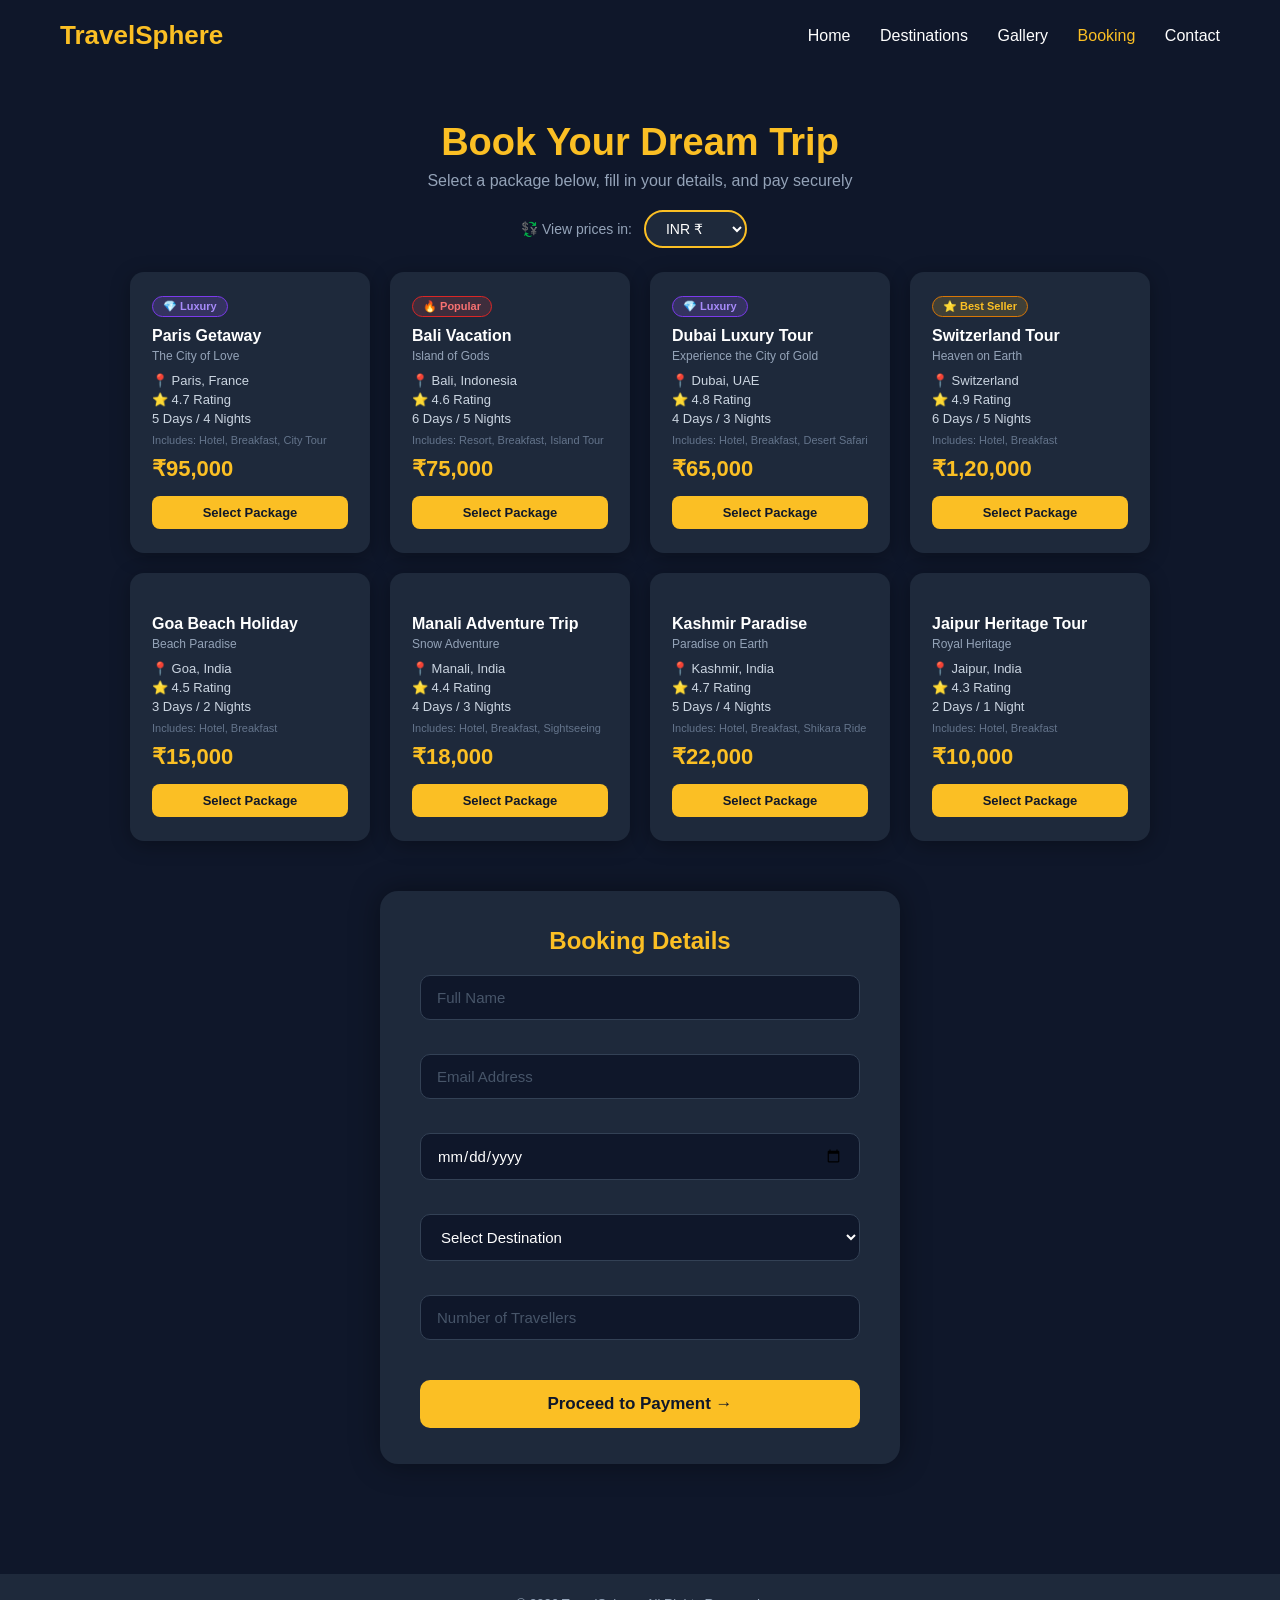
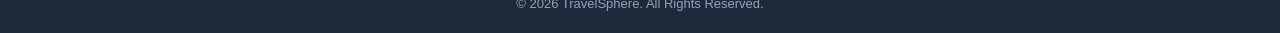
<file: booking.html>
<!DOCTYPE html>
<html lang="en">
<head>
    <meta charset="UTF-8">
    <meta name="viewport" content="width=device-width, initial-scale=1.0">
    <title>Book Your Trip - TravelSphere</title>
    <link rel="stylesheet" href="booking.css">
</head>
<body>

<!-- ========== HEADER ========== -->
<header>
    <h1 class="logo">TravelSphere</h1>
    <nav>
        <a href="index.html">Home</a>
        <a href="destinations.html">Destinations</a>
        <a href="gallery.html">Gallery</a>
        <a href="booking.html">Booking</a>
        <a href="contact.html">Contact</a>
    </nav>
</header>

<!-- ========== BOOKING SECTION ========== -->
<section class="booking">
    <h2>Book Your Dream Trip</h2>
    <p>Select a package below, fill in your details, and pay securely</p>

    <!-- ========== CURRENCY BAR (filled by JS) ========== -->
    <div id="currencyBar"></div>

    <!-- ========== PACKAGE CARDS ========== -->
    <div class="packages">

        <div class="card" data-destination="Paris" data-price="95000">
            <span class="badge luxury">💎 Luxury</span>
            <h3>Paris Getaway</h3>
            <p class="tag">The City of Love</p>
            <p>📍 Paris, France</p>
            <p>⭐ 4.7 Rating</p>
            <p>5 Days / 4 Nights</p>
            <p class="includes">Includes: Hotel, Breakfast, City Tour</p>
            <p class="price">₹95,000</p>
            <button class="select-btn">Select Package</button>
        </div>

        <div class="card" data-destination="Bali" data-price="75000">
            <span class="badge popular">🔥 Popular</span>
            <h3>Bali Vacation</h3>
            <p class="tag">Island of Gods</p>
            <p>📍 Bali, Indonesia</p>
            <p>⭐ 4.6 Rating</p>
            <p>6 Days / 5 Nights</p>
            <p class="includes">Includes: Resort, Breakfast, Island Tour</p>
            <p class="price">₹75,000</p>
            <button class="select-btn">Select Package</button>
        </div>

        <div class="card" data-destination="Dubai" data-price="65000">
            <span class="badge luxury">💎 Luxury</span>
            <h3>Dubai Luxury Tour</h3>
            <p class="tag">Experience the City of Gold</p>
            <p>📍 Dubai, UAE</p>
            <p>⭐ 4.8 Rating</p>
            <p>4 Days / 3 Nights</p>
            <p class="includes">Includes: Hotel, Breakfast, Desert Safari</p>
            <p class="price">₹65,000</p>
            <button class="select-btn">Select Package</button>
        </div>

        <div class="card" data-destination="Switzerland" data-price="120000">
            <span class="badge bestseller">⭐ Best Seller</span>
            <h3>Switzerland Tour</h3>
            <p class="tag">Heaven on Earth</p>
            <p>📍 Switzerland</p>
            <p>⭐ 4.9 Rating</p>
            <p>6 Days / 5 Nights</p>
            <p class="includes">Includes: Hotel, Breakfast</p>
            <p class="price">₹1,20,000</p>
            <button class="select-btn">Select Package</button>
        </div>

        <div class="card" data-destination="Goa" data-price="15000">
            <br>
            <h3>Goa Beach Holiday</h3>
            <p class="tag">Beach Paradise</p>
            <p>📍 Goa, India</p>
            <p>⭐ 4.5 Rating</p>
            <p>3 Days / 2 Nights</p>
            <p class="includes">Includes: Hotel, Breakfast</p>
            <p class="price">₹15,000</p>
            <button class="select-btn">Select Package</button>
        </div>

        <div class="card" data-destination="Manali" data-price="18000">
            <br>
            <h3>Manali Adventure Trip</h3>
            <p class="tag">Snow Adventure</p>
            <p>📍 Manali, India</p>
            <p>⭐ 4.4 Rating</p>
            <p>4 Days / 3 Nights</p>
            <p class="includes">Includes: Hotel, Breakfast, Sightseeing</p>
            <p class="price">₹18,000</p>
            <button class="select-btn">Select Package</button>
        </div>

        <div class="card" data-destination="Kashmir" data-price="22000">
            <br>
            <h3>Kashmir Paradise</h3>
            <p class="tag">Paradise on Earth</p>
            <p>📍 Kashmir, India</p>
            <p>⭐ 4.7 Rating</p>
            <p>5 Days / 4 Nights</p>
            <p class="includes">Includes: Hotel, Breakfast, Shikara Ride</p>
            <p class="price">₹22,000</p>
            <button class="select-btn">Select Package</button>
        </div>

        <div class="card" data-destination="Jaipur" data-price="10000">
            <br>
            <h3>Jaipur Heritage Tour</h3>
            <p class="tag">Royal Heritage</p>
            <p>📍 Jaipur, India</p>
            <p>⭐ 4.3 Rating</p>
            <p>2 Days / 1 Night</p>
            <p class="includes">Includes: Hotel, Breakfast</p>
            <p class="price">₹10,000</p>
            <button class="select-btn">Select Package</button>
        </div>

    </div><!-- end .packages -->

    <!-- ========== BOOKING FORM ========== -->
    <div class="booking-form" id="bookingForm">
        <h3>Booking Details</h3>
        <div id="selectedSummary" class="selected-summary" style="display:none;"></div>
        <form id="mainBookingForm" novalidate>
            <div class="form-group">
                <input type="text" id="fullName" placeholder="Full Name" autocomplete="name">
                <span class="field-error" id="nameErr"></span>
            </div>
            <div class="form-group">
                <input type="email" id="emailAddr" placeholder="Email Address" autocomplete="email">
                <span class="field-error" id="emailErr"></span>
            </div>
            <div class="form-group">
                <input type="date" id="travelDate">
                <span class="field-error" id="dateErr"></span>
            </div>
            <div class="form-group">
            <select id="destination">
            <option>Select Destination</option>
            <option>Paris</option>
            <option>Georgia</option>
            <option>Dubai</option>
            <option>Switzerland</option>
            <option>India</option>
            <option>Italy</option>
            <option>China</option>
            <option>Colombia</option>
            <option>Australia</option>
            <option>Brazil</option>
            <option>USA</option>
            <option>Canada</option>
            <option>France</option>
            <option>Germany</option>
            <option>Greece</option>
            <option>Hungary</option>
            <option>Iceland</option>
            <option>Indonesia</option>
            <option>New Zealand</option>
            <option>Norway</option>
            <option>Portugal</option>
            <option>Srilanka</option>
            <option>Switzerland</option>
            <option>Thailand</option>
                            </select>
                <span class="field-error" id="destErr"></span>
            </div>
            <div class="form-group">
                <input type="number" id="numPeople" placeholder="Number of Travellers" min="1">
                <span class="field-error" id="peopleErr"></span>
            </div>
            <button type="submit" class="proceed-btn">Proceed to Payment →</button>
        </form>
    </div>

</section>

<!-- ========== PAYMENT MODAL (injected by JS) ========== -->
<!-- ========== FOOTER ========== -->
<footer>
    <p class="copy">&copy; 2026 TravelSphere. All Rights Reserved.</p>
</footer>

<script src="booking.js"></script>
</body>
</html>
</file>
<file: booking.css>
/* ========== RESET ========== */
* {
    margin: 0;
    padding: 0;
    box-sizing: border-box;
    font-family: Arial, sans-serif;
}

/* ========== BODY ========== */
body {
    background: #0f172a;
    color: white;
    text-align: center;
}

/* ========== HEADER ========== */
header {
    display: flex;
    justify-content: space-between;
    align-items: center;
    padding: 20px 60px;
    background: #0f172a;
    position: sticky;
    top: 0;
    z-index: 1000;
    transition: 0.3s;
}
.logo {
    color: #fbbf24;
    font-size: 26px;
    font-weight: bold;
}
nav a {
    color: white;
    margin-left: 25px;
    text-decoration: none;
    font-size: 16px;
    position: relative;
    transition: 0.3s;
}
nav a::after {
    content: "";
    position: absolute;
    width: 0%;
    height: 2px;
    background: #fbbf24;
    left: 0;
    bottom: -4px;
    transition: 0.3s;
}
nav a:hover::after { width: 100%; }

/* ========== BOOKING SECTION ========== */
.booking {
    padding: 50px 20px 60px;
}
.booking h2 {
    font-size: 38px;
    color: #fbbf24;
    margin-bottom: 8px;
}
.booking > p {
    color: #94a3b8;
    font-size: 16px;
    margin-bottom: 20px;
}

/* ========== CURRENCY BAR ========== */
#currencyBar {
    display: flex;
    justify-content: center;
    align-items: center;
    gap: 12px;
    flex-wrap: wrap;
    margin-bottom: 24px;
}
#currencyBar span {
    color: #94a3b8;
    font-size: 14px;
}
#currencyBar select {
    padding: 8px 16px;
    border-radius: 20px;
    border: 2px solid #fbbf24;
    background: #1e293b;
    color: white;
    font-size: 14px;
    cursor: pointer;
    outline: none;
}
#rateNote {
    color: #4ade80;
    font-size: 12px;
}

/* ========== PACKAGE CARDS ========== */
.packages {
    display: flex;
    justify-content: center;
    gap: 20px;
    flex-wrap: wrap;
    margin-bottom: 50px;
}
.card {
    background: #1e293b;
    padding: 22px 20px;
    width: 240px;
    border-radius: 14px;
    border: 2px solid transparent;
    box-shadow: 0 4px 20px rgba(0,0,0,0.3);
    transition: 0.3s;
    cursor: pointer;
    text-align: left;
    position: relative;
}
.card:hover {
    transform: translateY(-8px);
    box-shadow: 0 8px 30px rgba(251,191,36,0.25);
    border-color: rgba(251,191,36,0.4);
}
.card.selected {
    border-color: #fbbf24;
    box-shadow: 0 0 25px rgba(251,191,36,0.5);
    background: #1e3a5f;
}
.badge {
    display: inline-block;
    font-size: 11px;
    font-weight: bold;
    padding: 3px 10px;
    border-radius: 20px;
    margin-bottom: 10px;
}
.badge.luxury    { background: rgba(139,92,246,0.2); color: #a78bfa; border: 1px solid #7c3aed; }
.badge.popular   { background: rgba(239,68,68,0.15); color: #f87171; border: 1px solid #dc2626; }
.badge.bestseller{ background: rgba(251,191,36,0.15); color: #fbbf24; border: 1px solid #d97706; }
.card h3 {
    font-size: 16px;
    margin-bottom: 4px;
    color: white;
}
.card .tag {
    color: #94a3b8;
    font-size: 12px;
    margin-bottom: 10px;
}
.card p {
    font-size: 13px;
    color: #cbd5e1;
    margin-bottom: 4px;
}
.card .includes {
    font-size: 11px;
    color: #64748b;
    margin-top: 8px;
    margin-bottom: 4px;
}
.card .price {
    font-size: 22px;
    color: #fbbf24;
    font-weight: bold;
    margin: 10px 0 14px;
}
.select-btn {
    width: 100%;
    padding: 9px;
    background: #fbbf24;
    color: #0f172a;
    border: none;
    border-radius: 8px;
    font-size: 13px;
    font-weight: bold;
    cursor: pointer;
    transition: 0.3s;
}
.select-btn:hover {
    background: #f59e0b;
    transform: scale(1.03);
}

/* ========== BOOKING FORM ========== */
.booking-form {
    background: #1e293b;
    padding: 36px 40px;
    width: min(520px, 92vw);
    margin: 0 auto;
    border-radius: 18px;
    box-shadow: 0 0 30px rgba(0,0,0,0.4);
    text-align: left;
}
.booking-form h3 {
    color: #fbbf24;
    font-size: 24px;
    margin-bottom: 20px;
    text-align: center;
}
.selected-summary {
    background: rgba(251,191,36,0.1);
    border: 1px solid rgba(251,191,36,0.4);
    border-radius: 10px;
    padding: 12px 16px;
    margin-bottom: 18px;
    color: #fbbf24;
    font-size: 14px;
    font-weight: bold;
}
.form-group {
    margin-bottom: 14px;
}
.booking-form input,
.booking-form select {
    width: 100%;
    padding: 13px 16px;
    border: 1px solid #334155;
    border-radius: 10px;
    background: #0f172a;
    color: white;
    font-size: 15px;
    outline: none;
    transition: border 0.2s;
}
.booking-form input:focus,
.booking-form select:focus {
    border-color: #fbbf24;
}
.booking-form input::placeholder {
    color: #475569;
}
.field-error {
    display: block;
    color: #f87171;
    font-size: 12px;
    margin-top: 4px;
    min-height: 16px;
}
.proceed-btn {
    width: 100%;
    padding: 14px;
    background: #fbbf24;
    color: #0f172a;
    border: none;
    border-radius: 10px;
    font-size: 17px;
    font-weight: bold;
    cursor: pointer;
    transition: 0.3s;
    margin-top: 6px;
}
.proceed-btn:hover {
    background: #f59e0b;
    transform: translateY(-2px);
    box-shadow: 0 6px 20px rgba(251,191,36,0.4);
}

/* ========== PAYMENT MODAL ========== */
#pmOverlay {
    position: fixed;
    inset: 0;
    background: rgba(0,0,0,0.88);
    z-index: 99999;
    display: flex;
    align-items: center;
    justify-content: center;
    animation: pmFadeIn 0.3s ease;
}
@keyframes pmFadeIn  { from { opacity:0 } to { opacity:1 } }
@keyframes pmSlideUp { from { opacity:0; transform:translateY(28px) } to { opacity:1; transform:translateY(0) } }
@keyframes pmSpin    { to { transform:rotate(360deg) } }
@keyframes pmPop     { 0%{transform:scale(0.5);opacity:0} 70%{transform:scale(1.08)} 100%{transform:scale(1);opacity:1} }

#pmModal {
    background: #0f172a;
    border: 1px solid rgba(251,191,36,0.3);
    border-radius: 20px;
    padding: 30px 32px;
    width: min(480px, 94vw);
    max-height: 90vh;
    overflow-y: auto;
    animation: pmSlideUp 0.35s ease;
    position: relative;
    text-align: left;
}
#pmModal::-webkit-scrollbar { width: 4px; }
#pmModal::-webkit-scrollbar-thumb { background: #334155; border-radius: 4px; }

/* modal close */
.pm-close {
    position: absolute;
    top: 14px;
    right: 16px;
    background: none;
    border: none;
    color: #64748b;
    font-size: 20px;
    cursor: pointer;
    line-height: 1;
    transition: 0.2s;
}
.pm-close:hover { color: white; }

/* order summary box */
.pm-summary-box {
    background: #1e293b;
    border-radius: 12px;
    padding: 14px 16px;
    margin-bottom: 18px;
}
.pm-sum-row {
    display: flex;
    justify-content: space-between;
    align-items: center;
    padding: 5px 0;
    font-size: 13px;
}
.pm-sum-row span:first-child { color: #64748b; }
.pm-sum-row span:last-child  { color: white; font-weight: 500; }
.pm-sum-total {
    border-top: 1px solid #334155;
    margin-top: 8px;
    padding-top: 10px;
}
.pm-sum-total span:last-child { color: #fbbf24; font-size: 20px; font-weight: bold; }

/* payment tabs */
.pm-tabs {
    display: flex;
    gap: 8px;
    margin-bottom: 18px;
}
.pm-tab {
    flex: 1;
    padding: 10px 8px;
    border: 1px solid #334155;
    background: transparent;
    color: #94a3b8;
    border-radius: 10px;
    cursor: pointer;
    font-size: 13px;
    font-weight: 600;
    transition: 0.2s;
}
.pm-tab.active {
    background: #fbbf24;
    color: #0f172a;
    border-color: #fbbf24;
}
.pm-tab:hover:not(.active) {
    border-color: #fbbf24;
    color: #fbbf24;
}

/* payment inputs */
.pm-label {
    display: block;
    font-size: 12px;
    color: #94a3b8;
    margin-bottom: 5px;
    margin-top: 12px;
}
.pm-input {
    width: 100%;
    padding: 11px 14px;
    background: #1e293b;
    border: 1px solid #334155;
    border-radius: 10px;
    color: white;
    font-size: 15px;
    outline: none;
    box-sizing: border-box;
    transition: border 0.2s;
}
.pm-input:focus { border-color: #fbbf24; }
.pm-input::placeholder { color: #475569; }
.pm-row { display: flex; gap: 12px; }
.pm-row > div { flex: 1; }
.pm-input-wrap { position: relative; }
.pm-brand {
    position: absolute;
    right: 12px;
    top: 50%;
    transform: translateY(-50%);
    font-size: 13px;
    color: #94a3b8;
    pointer-events: none;
}
.pm-err {
    display: none;
    color: #f87171;
    font-size: 11px;
    margin-top: 3px;
}

/* upi / bank buttons */
.pm-app-grid {
    display: flex;
    gap: 8px;
    flex-wrap: wrap;
    margin-top: 8px;
}
.pm-app-btn {
    padding: 8px 14px;
    border: 1px solid #334155;
    background: #1e293b;
    color: #94a3b8;
    border-radius: 8px;
    cursor: pointer;
    font-size: 13px;
    transition: 0.2s;
}
.pm-app-btn:hover,
.pm-app-btn.sel {
    border-color: #fbbf24;
    color: #fbbf24;
    background: rgba(251,191,36,0.08);
}

/* pay button */
.pm-pay-btn {
    width: 100%;
    padding: 14px;
    background: #fbbf24;
    color: #0f172a;
    border: none;
    border-radius: 12px;
    font-size: 16px;
    font-weight: bold;
    cursor: pointer;
    margin-top: 18px;
    transition: 0.2s;
}
.pm-pay-btn:hover { background: #f59e0b; transform: translateY(-1px); }
.pm-pay-btn:disabled { opacity: 0.5; cursor: not-allowed; transform: none; }

/* secure badge */
.pm-secure {
    text-align: center;
    font-size: 11px;
    color: #475569;
    margin-top: 12px;
}

/* spinner */
.pm-spinner {
    width: 28px;
    height: 28px;
    border: 3px solid rgba(255,255,255,0.15);
    border-top-color: #fbbf24;
    border-radius: 50%;
    animation: pmSpin 0.7s linear infinite;
    display: inline-block;
    vertical-align: middle;
    margin-right: 10px;
}

/* success screen */
.pm-success-icon {
    font-size: 60px;
    text-align: center;
    display: block;
    animation: pmPop 0.5s ease;
}
.pm-receipt {
    background: #1e293b;
    border-radius: 12px;
    padding: 14px 16px;
    margin: 16px 0;
}
.pm-receipt-row {
    display: flex;
    justify-content: space-between;
    padding: 6px 0;
    font-size: 13px;
    border-bottom: 1px solid #334155;
}
.pm-receipt-row:last-child { border-bottom: none; }
.pm-receipt-row span:first-child { color: #64748b; }
.pm-receipt-row span:last-child  { color: white; font-weight: 500; }
.pm-receipt-row.highlight span:last-child { color: #fbbf24; }

/* back-to-top button */
#backToTop {
    position: fixed;
    bottom: 30px;
    right: 30px;
    background: #fbbf24;
    color: #0f172a;
    border: none;
    border-radius: 50%;
    width: 44px;
    height: 44px;
    font-size: 20px;
    cursor: pointer;
    display: none;
    z-index: 9999;
    box-shadow: 0 4px 15px rgba(251,191,36,0.4);
    transition: 0.3s;
}
#backToTop:hover { transform: translateY(-3px); }

/* ========== FOOTER ========== */
footer {
    background: #1e293b;
    text-align: center;
    padding: 22px;
    margin-top: 50px;
}
.copy { color: #94a3b8; font-size: 13px; }

/* ========== RESPONSIVE ========== */
@media (max-width: 768px) {
    header {
        flex-direction: column;
        gap: 12px;
        padding: 16px 20px;
    }
    .booking h2 { font-size: 28px; }
    .booking-form { padding: 24px 20px; }
    .pm-tabs { flex-wrap: wrap; }
    #pmModal { padding: 22px 18px; }
}
</file>
